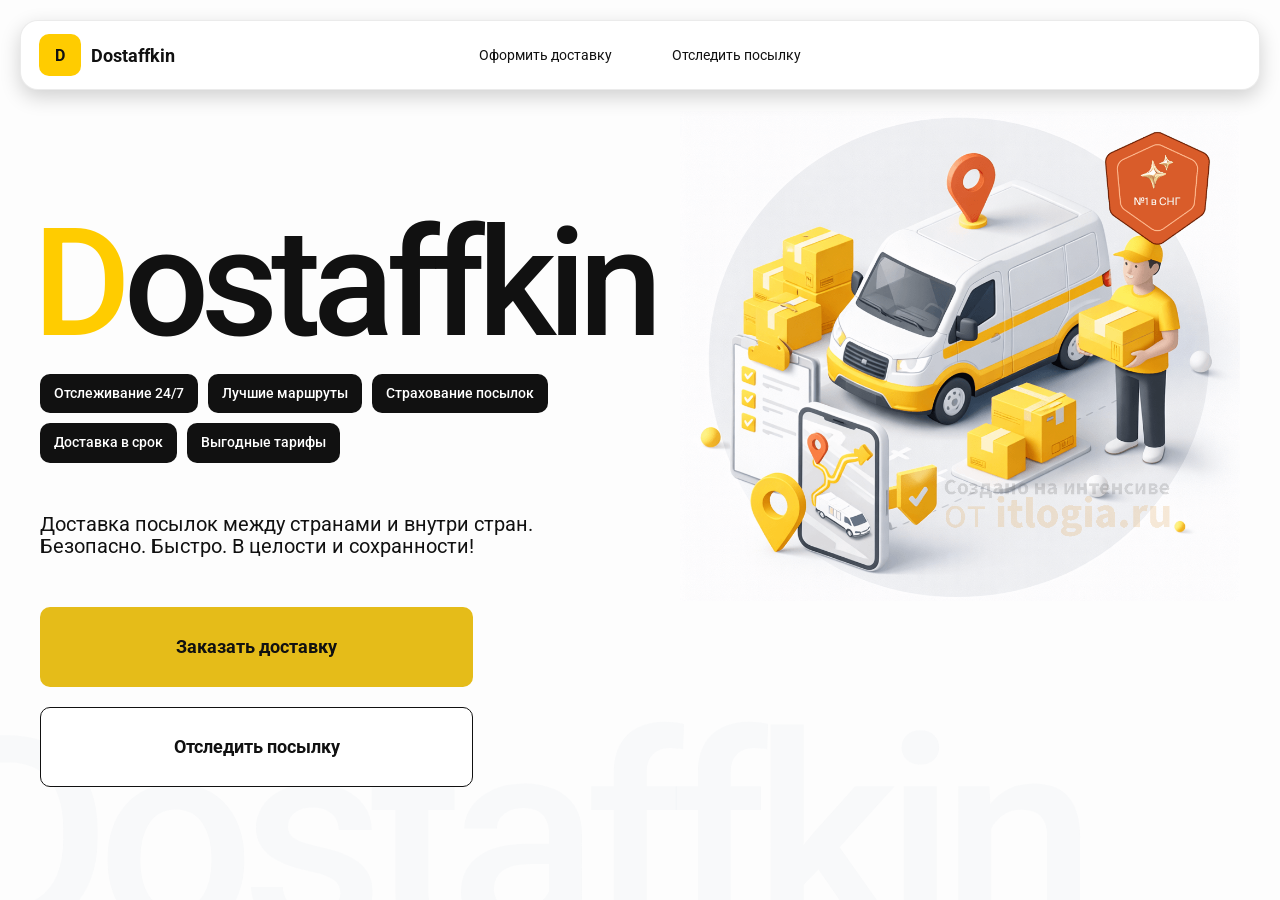
<file: index.html>
<!doctype html>
<html lang="ru">

<head>
    <meta charset="utf-8" />
    <meta name="viewport" content="width=device-width,initial-scale=1,maximum-scale=1,user-scalable=0" />
    <title>Dostaffkin — Доставка посылок между странами и внутри стран. Безопасно. Быстро. В целости и сохранности!
    </title>
    <link rel="stylesheet" href="styles/base.css" />
    <link rel="stylesheet" href="styles/base_adaptive.css" />
    <link rel="stylesheet" href="styles/index.css" />
    <link rel="stylesheet" href="styles/index_adaptive.css" />
</head>

<body>
    <div class="container">
        <header class="header">
            <a class="header-brand" href="#">
                <div class="header-logo">D</div>
                <div class="header-title">Dostaffkin</div>
            </a>
            <nav class="header-menu">
                <a class="header-link" href="./order.html">Оформить <span>доставку</span></a>
                <a class="header-link" href="./track.html">Отследить <span>посылку</span></a>
            </nav>
        </header>
        <main class="main">
            <section class="main-info">
                <div class="main-title">
                    <span>D</span>ostaffkin
                </div>
                <div class="main-features">
                    <div class="main-feature">Отслеживание 24/7</div>
                    <div class="main-feature">Лучшие маршруты</div>
                    <div class="main-feature">Страхование посылок</div>
                    <div class="main-feature">Доставка в срок</div>
                    <div class="main-feature">Выгодные тарифы</div>
                </div>
                <div class="main-description">
                    Доставка посылок между странами и внутри стран.
                    Безопасно. Быстро. В целости и сохранности!
                </div>
                <div class="main-actions">
                    <a class="button" type="button" href="./order.html">Заказать доставку</a>
                    <a class="button button-white" type="button" href="./track.html">Отследить посылку</a>
                </div>
            </section>
            <div class="main-title-ghost">Dostaffkin</div>
            <section class="main-image">
                <img src="images/main-image.png" alt="Main image" />
            </section>
        </main>
    </div>

</body>

</html>
</file>
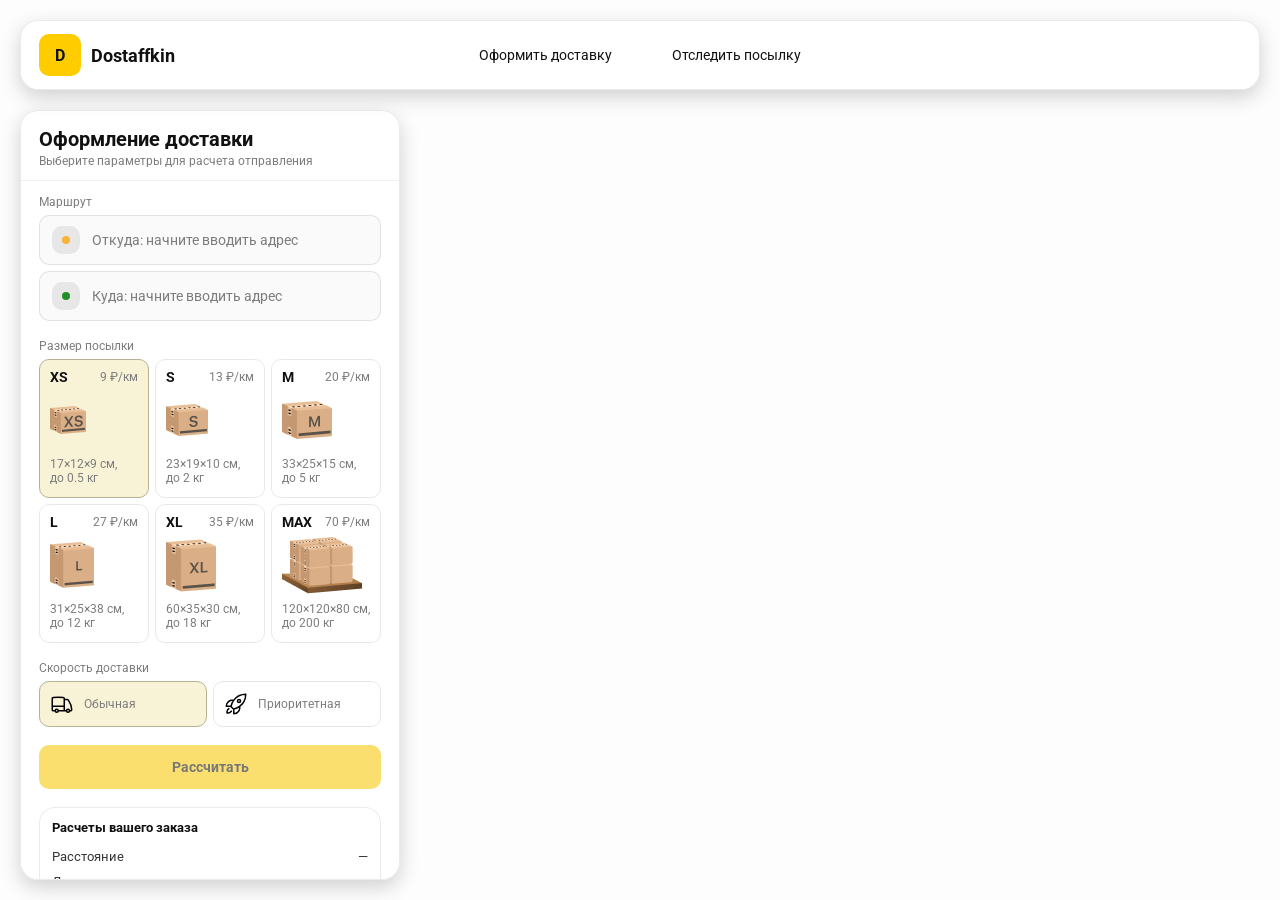
<file: order.html>
<!doctype html>
<html lang="ru">

<head>
    <meta charset="utf-8" />
    <meta name="viewport" content="width=device-width,initial-scale=1,maximum-scale=1,user-scalable=0" />
    <title>Оформление доставки</title>

    <link rel="stylesheet" href="styles/base.css" />
    <link rel="stylesheet" href="styles/base_adaptive.css" />

    <link rel="stylesheet" href="styles/order.css" />
    <link rel="stylesheet" href="styles/order_adaptive.css" />

    <script src="https://api-maps.yandex.ru/2.1/?lang=ru_RU&apikey=1f6153f0-fc52-47e6-9ed2-74d171dd22b8&suggest_apikey=4bdbcc8c-3365-4ada-a9ad-7ff1183a1400" type="text/javascript"></script>
</head>

<body>
    <div id="map"></div>

    <header class="header">
        <a class="header-brand" href="./index.html">
            <div class="header-logo">D</div>
            <div class="header-title">Dostaffkin</div>
        </a>
        <nav class="header-menu">
            <a class="header-link" href="./order.html">Оформить <span>доставку</span></a>
            <a class="header-link" href="./track.html">Отследить <span>посылку</span></a>
        </nav>
    </header>

    <aside class="main" id="sidebar">
        <div class="main-header">
            <div class="main-title">Оформление доставки</div>
            <div class="main-text">Выберите параметры для расчета отправления</div>
        </div>
        <div class="main-content">
            <div class="main-route">
                <div class="main-block-title">Маршрут</div>
                <div class="main-fields">
                    <div class="main-field" id="fromField">
                        <div class="main-pin"></div>
                        <input id="from" placeholder="Откуда: начните вводить адрес" autocomplete="off" />
                        <div class="main-ac" id="fromAc" role="listbox" aria-label="Подсказки адресов"></div>
                    </div>

                    <div class="main-field" id="toField">
                        <div class="main-pin"></div>
                        <input id="to" placeholder="Куда: начните вводить адрес" autocomplete="off" />
                        <div class="main-ac" id="toAc" role="listbox" aria-label="Подсказки адресов"></div>
                    </div>
                </div>
            </div>
            <div class="main-package">
                <div class="main-block-title">Размер посылки</div>

                <div class="main-sizes">
                    <div class="main-size-card is-active" data-value="xs">
                        <div class="main-size-top">
                            <div class="main-size-label">XS</div>
                            <div class="main-size-rate">9 ₽/км</div>
                        </div>
                        <div class="main-size-media">
                            <img src="images/sizes/xs.png" alt="Короб XS" />
                        </div>
                        <div class="main-size-description">17×12×9 см,<br>до 0.5 кг</div>
                    </div>

                    <div class="main-size-card" data-value="s">
                        <div class="main-size-top">
                            <div class="main-size-label">S</div>
                            <div class="main-size-rate">13 ₽/км</div>
                        </div>
                        <div class="main-size-media">
                            <img src="images/sizes/s.png" alt="Короб S" />
                        </div>
                        <div class="main-size-description">23×19×10 см,<br>до 2 кг</div>
                    </div>

                    <div class="main-size-card" data-value="m">
                        <div class="main-size-top">
                            <div class="main-size-label">M</div>
                            <div class="main-size-rate">20 ₽/км</div>
                        </div>
                        <div class="main-size-media">
                            <img src="images/sizes/m.png" alt="Короб M" />
                        </div>
                        <div class="main-size-description">33×25×15 см,<br>до 5 кг</div>
                    </div>

                    <div class="main-size-card" data-value="l">
                        <div class="main-size-top">
                            <div class="main-size-label">L</div>
                            <div class="main-size-rate">27 ₽/км</div>
                        </div>
                        <div class="main-size-media">
                            <img src="images/sizes/l.png" alt="Короб L" />
                        </div>
                        <div class="main-size-description">31×25×38 см,<br>до 12 кг</div>
                    </div>

                    <div class="main-size-card" data-value="xl">
                        <div class="main-size-top">
                            <div class="main-size-label">XL</div>
                            <div class="main-size-rate">35 ₽/км</div>
                        </div>
                        <div class="main-size-media">
                            <img src="images/sizes/xl.png" alt="Короб XL" />
                        </div>
                        <div class="main-size-description">60×35×30 см,<br>до 18 кг</div>
                    </div>

                    <div class="main-size-card" data-value="max">
                        <div class="main-size-top">
                            <div class="main-size-label">MAX</div>
                            <div class="main-size-rate">70 ₽/км</div>
                        </div>
                        <div class="main-size-media main-size-media-palleta">
                            <img src="images/sizes/max.png" alt="Паллета" />
                        </div>
                        <div class="main-size-description">120×120×80 см,<br>до 200 кг</div>
                    </div>
                </div>
            </div>
            <div class="main-speed">
                <div class="main-block-title">Скорость доставки</div>

                <div class="main-speeds">
                    <div class="main-speed-card is-active" data-value="regular">
                        <img class="main-speed-media" src="images/icons/regular.svg" alt="Regular" />
                        <div class="main-speed-description">Обычная</div>
                    </div>
                    <div class="main-speed-card" data-value="fast">
                        <img class="main-speed-media" src="images/icons/fast.svg" alt="Fast" />
                        <div class="main-speed-description">Приоритетная</div>
                    </div>

                </div>
            </div>
            <div class="main-calculate-block">
                <button id="calc" class="button calculate-button" type="button" disabled>Рассчитать</button>
            </div>
            <div class="main-result" id="result">
                <div class="main-result-title">Расчеты вашего заказа</div>
                <div class="main-result-lines">
                    <div class="main-result-line"><span>Расстояние</span><span id="distanceValue">—</span></div>
                    <div class="main-result-line"><span>Доставим через</span><span id="durationValue">—</span></div>
                    <div class="main-result-line"><span>Тариф</span><span id="rateValue">—</span></div>
                </div>
                <div class="main-price">
                    <div class="main-price-label">Итого</div>
                    <div class="main-price-value" id="totalValue">—</div>
                </div>
            </div>
            <div class="main-order-box">
                <div class="main-order-form" id="orderForm">
                    <div class="main-order-title">Оформление доставки</div>
                    <div class="main-block-info-row">
                        <div class="main-block-title">Контакты</div>
                        <div class="order-fields">
                            <div class="main-field">
                                <input id="customerName" placeholder="Ваше имя" autocomplete="off" />
                            </div>
                            <div class="main-field">
                                <input id="customerPhone" placeholder="Ваш телефон" autocomplete="off"
                                    inputmode="tel" />
                            </div>
                        </div>
                    </div>
                    <div class="main-block-info-row extra-info">
                        <div class="main-block-title">Дополнительная информация</div>
                        <div class="main-field textarea">
                            <textarea id="comment" placeholder="Детали доставки и комментарии"></textarea>
                        </div>
                    </div>
                    <button id="submit" class="button main-submit-request" type="button" disabled>Отправить
                        заявку
                    </button>
                </div>

                <div class="main-order-success" id="orderSuccess">
                    <div class="main-success-icon">✓</div>
                    <div class="main-success-title">Заявка отправлена!</div>
                    <div class="main-success-title">Номер отправления – <span id="orderId"></span></div>
                    <div class="main-success-subtitle">Мы скоро свяжемся с вами</div>
                </div>
            </div>
        </div>
    </aside>
    <script src="scripts/order.js"></script>
</body>

</html>
</file>
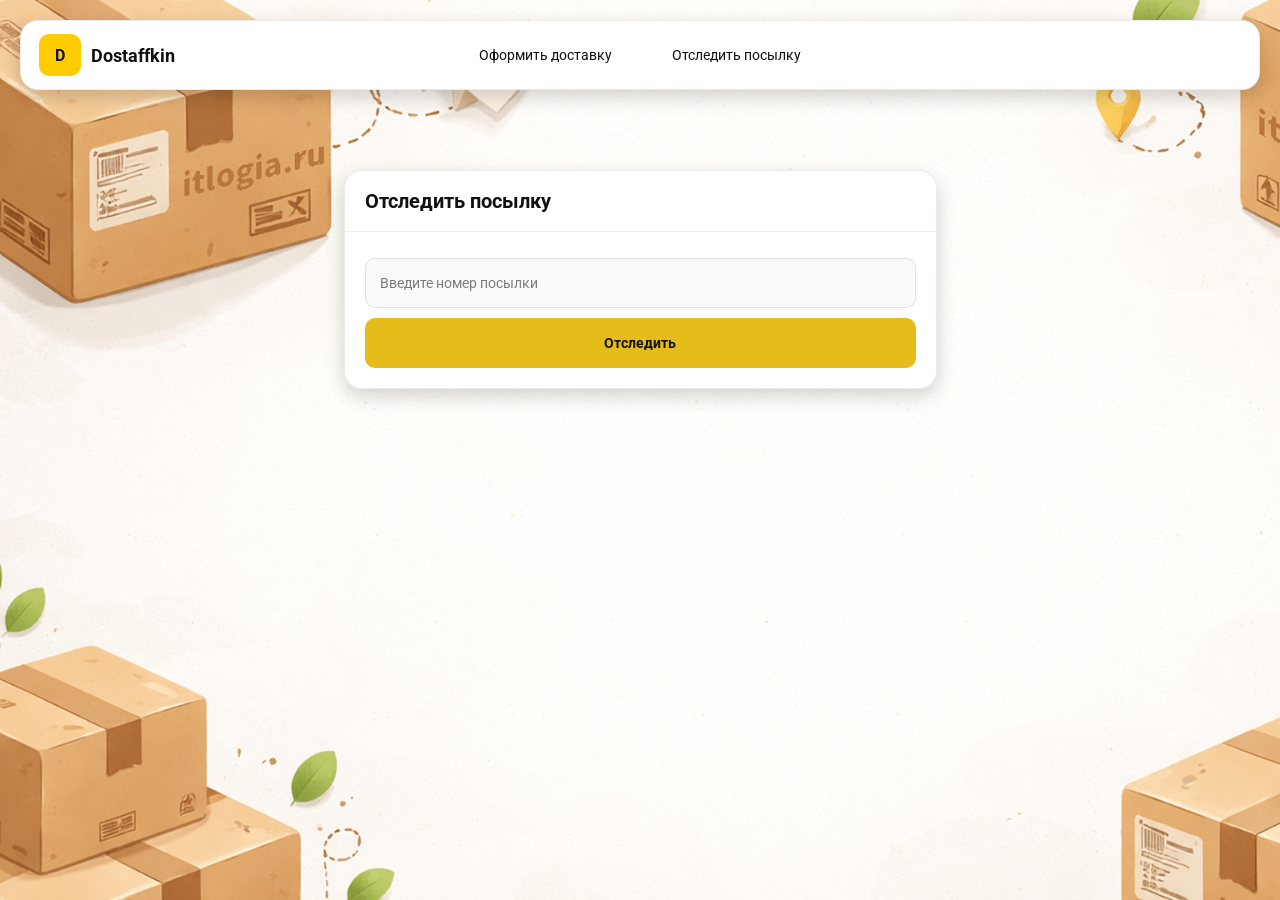
<file: track.html>
<!doctype html>
<html lang="ru">

<head>
    <meta charset="utf-8" />
    <meta name="viewport" content="width=device-width,initial-scale=1,maximum-scale=1,user-scalable=0" />
    <title>Отследить посылку</title>
    <link rel="stylesheet" href="styles/base.css" />
    <link rel="stylesheet" href="styles/base_adaptive.css" />

    <link rel="stylesheet" href="styles/track.css" />
    <link rel="stylesheet" href="styles/track_adaptive.css" />
</head>

<body>
    <div class="container">
        <header class="header">
            <a class="header-brand" href="./index.html">
                <div class="header-logo">D</div>
                <div class="header-title">Dostaffkin</div>
            </a>
            <nav class="header-menu">
                <a class="header-link" href="./order.html">Оформить <span>доставку</span></a>
                <a class="header-link" href="./track.html">Отследить <span>посылку</span></a>
            </nav>
        </header>
        <main class="track-content">
            <section class="track-card track-search">
                <div class="track-title">Отследить посылку</div>
                <div class="track-action">
                    <div class="main-field track-field">
                        <input id="trackNumber" placeholder="Введите номер посылки" autocomplete="off" />
                    </div>
                    <button id="trackButton" class="button track-button" type="button">Отследить</button>
                </div>
            </section>
            <section class="track-card track-result" id="trackResult">
                <div class="track-result-header">
                    <div class="track-id" id="trackIdValue"></div>
                    <div class="track-routes">
                        <div class="track-route">
                            <div class="track-route-pin">
                                <svg xmlns="http://www.w3.org/2000/svg" fill="none" viewBox="0 0 24 24"
                                    stroke-width="1.5" stroke="orange" class="size-6">
                                    <path stroke-linecap="round" stroke-linejoin="round"
                                        d="M15 10.5a3 3 0 1 1-6 0 3 3 0 0 1 6 0Z" />
                                    <path stroke-linecap="round" stroke-linejoin="round"
                                        d="M19.5 10.5c0 7.142-7.5 11.25-7.5 11.25S4.5 17.642 4.5 10.5a7.5 7.5 0 1 1 15 0Z" />
                                </svg>
                            </div>
                            <div class="track-route-address" id="trackFromValue">
                                Откуда: Москва, улица Арбат, 1
                            </div>
                        </div>
                        <div class="track-route track-route-arrow">
                            <svg xmlns="http://www.w3.org/2000/svg" fill="none" viewBox="0 0 24 24" stroke-width="1.5"
                                stroke="currentColor" class="size-6">
                                <path stroke-linecap="round" stroke-linejoin="round"
                                    d="M19.5 13.5 12 21m0 0-7.5-7.5M12 21V3" />
                            </svg>
                        </div>
                        <div class="track-route">
                            <div class="track-route-pin">
                                <svg xmlns="http://www.w3.org/2000/svg" fill="none" viewBox="0 0 24 24"
                                    stroke-width="1.5" stroke="green" class="size-6">
                                    <path stroke-linecap="round" stroke-linejoin="round"
                                        d="M15 10.5a3 3 0 1 1-6 0 3 3 0 0 1 6 0Z" />
                                    <path stroke-linecap="round" stroke-linejoin="round"
                                        d="M19.5 10.5c0 7.142-7.5 11.25-7.5 11.25S4.5 17.642 4.5 10.5a7.5 7.5 0 1 1 15 0Z" />
                                </svg>
                            </div>
                            <div class="track-route-address" id="trackToValue">
                                Куда: Минск, проспект Независимости, 58
                            </div>
                        </div>
                    </div>
                </div>
                <div class="track-info">
                    <div class="track-status-title">Статус данной посылки:</div>
                    <div class="track-status-list" id="trackStatusList">                
                    </div>
                </div>
            </section>
        </main>

    </div>

    <script src="scripts/track.js"></script>
</body>

</html>
</file>
<file: styles/base.css>
*, *::before, *::after {
    box-sizing: border-box;
}

@font-face {
    font-family: "Roboto";
    src: url("../fonts/Roboto-Regular.ttf");
    font-weight: normal;
}

@font-face {
    font-family: "Roboto";
    src: url("../fonts/Roboto-Bold.ttf");
    font-weight: bold;
}

@font-face {
    font-family: "Roboto";
    src: url("../fonts/Roboto-Medium.ttf");
    font-weight: 500;
}

html, body {
    margin: 0;
    color: #111111;
    font-family: "Roboto", sans-serif;
}

body {
    background: #FDFDFD;
}

.header {
    border-radius: 18px;
    box-shadow: 0 7px 20px 0 #0000002E;
    backdrop-filter: blur(10px);
    background: #ffffff;
    left: 20px;
    border: 1px solid rgba(0, 0, 0, 0.08);
    position: fixed;
    right: 20px;
    top: 20px;
    padding: 14px 18px;
    height: 70px;
    display: flex;
    align-items: center;
    z-index: 6;
}

.header-brand {
    display: flex;
    align-items: center;
    text-decoration: none;
    gap: 10px;
}

.header-logo {
    width: 42px;
    height: 42px;
    border-radius: 10px;
    background: #FFCC00;
    display: grid;
    place-items: center;
    font-weight: bold;
    color: #111;
}

.header-title {
    font-size: 18px;
    font-weight: bold;
    color: #111111;
    text-decoration: none;
}

.header-menu {
    display: flex;
    align-items: center;
    gap: 60px;
    margin: 0;
    position: absolute;
    left: 50%;
    transform: translateX(-50%);
}

.header-link {
    font-size: 14px;
    color: #111111;
    text-decoration: none;
}

.button {
    border: 0;
    outline: none;
    height: 44px;
    border-radius: 10px;
    font-size: 14px;
    font-weight: bold;
    cursor: pointer;
    font-family: inherit;
    transition: transform .08s ease, opacity .12s ease;
    background: #E5BC19;
    color: #111111;
    text-align: center;
    text-decoration: none;
}

.button:hover {
    background-color: #E5BC19;
}

.button:disabled {
    cursor: not-allowed;
    background-color: #FADE6E;
    color: #787878;
    transform: none;
}

.button.button-white {
    background: #ffffff;
    border: 1px solid #111111;
}

.button.button-white:hover {
    background: rgb(241 241 241);
}

.main-field {
    display: flex;
    align-items: center;
    margin-top: 6px;
    gap: 10px;
    border: 1px solid #1111111A;
    background: #FAFAFA;
    border-radius: 10px;
    padding: 10px 12px;
    position: relative;
    box-sizing: border-box;
    height: 50px;
}

.main-field.textarea {
    height: auto;
}

.main-pin {
    width: 28px;
    height: 28px;
    border-radius: 10px;
    background: rgba(17, 17, 17, 0.08);
    display: grid;
    place-items: center;
    flex: 0 0 auto;
    position: relative;
}

.main-pin::before {
    content: "";
    width: 8px;
    height: 8px;
    border-radius: 999px;
    background: orange;
    opacity: .75;
    display: block;
}

.main-field:last-child .main-pin::before {
    background: green;
    opacity: .85;
}

input, textarea {
    width: 100%;
    border: 0;
    outline: none;
    background: transparent;
    font-size: 14px;
    color: #111111;
    font-family: inherit;
}

textarea {
    resize: vertical;
    min-height: 72px;
    padding: 2px 0;
}

input::placeholder, textarea::placeholder {
    color: #7C7C7C;
}

.main-field:focus-within {
    border-color: rgba(0, 0, 0, 0.20);
    box-shadow: 0 0 0 4px rgba(255, 204, 0, 0.35);
    background: rgba(255, 255, 255, 0.75);
}
</file>
<file: styles/base_adaptive.css>
@media (max-width: 767px) {
    .header {
        left: 10px;
        right: 10px;
        top: 10px;
    }

    .header-link span {
        display: none;
    }

    .header-menu {
        gap: 20px;
        justify-content: flex-start;
        margin: 0 0 0 30px;
        position: static;
        transform: none;
    }
}

@media (max-width: 420px) {
    .header-title {
        display: none;
    }
}

@media (max-width: 374px) {
    .header-menu {
        gap: 10px;
        margin: 0 0 0 10px;
    }
}
</file>
<file: styles/index.css>
.container {
    overflow: hidden;
    min-height: 100vh;
}

.main {
    padding: 111px 40px 40px;
    position: relative;
    display: flex;
}

.main-info {
    max-width: 840px;
    width: 100%;
    position: relative;
}

.main-title {
    margin-top: 98px;
    font-weight: 500;
    font-size: 200px;
    line-height: 1;
    letter-spacing: -0.05em;
    color: #111111;
    left: -15px;
    position: relative;
}

.main-title span {
    color: #ffcc00;
}

.main-features {
    margin-top: 15px;
    display: flex;
    flex-wrap: wrap;
    gap: 10px;
}

.main-feature {
    background: #111111;
    color: #ffffff;
    padding: 12px 14px;
    font-weight: 500;
    font-size: 14px;
    line-height: 1.1;
    border-radius: 10px;
}

.main-description {
    margin-top: 50px;
    max-width: 500px;
    font-size: 20px;
    line-height: 1.1;
    color: #111111;
}

.main-actions {
    margin-top: 50px;
    display: flex;
    flex-direction: column;
    gap: 20px;
}

.main-actions .button {
    height: 80px;
    width: 433px;
    font-size: 18px;
    font-weight: bold;
    place-items: center;
    display: grid;
}

.main-title-ghost {
    position: absolute;
    z-index: -1;
    left: -70px;
    bottom: -150px;
    font-weight: 500;
    font-size: 278px;
    line-height: 1;
    letter-spacing: -0.05em;
    color: #ECEDF04D;
}

.main-image {
    width: 1024px;
    top: 100px;
    z-index: -2;
}

.main-image img {
    width: 100%;
    max-width: 1024px;
    height: auto;
    display: block;
}
</file>
<file: styles/index_adaptive.css>
@media (max-width: 1760px) {
    .main-title {
        font-size: 150px;
        left: -7px;
    }

    .main-info {
        max-width: 640px;
    }
}

@media (max-width: 1200px) {
    .main-info {
        max-width: 540px;
    }

    .main {
        padding: 111px 20px 20px;
    }

    .main-title {
        font-size: 120px;
        left: -4px;
    }

    .main-title-ghost {
        font-size: 220px;
    }
}

@media (max-width: 1024px) {
    .main-title {
        margin-top: 30px;
    }

    .main {
        flex-direction: column-reverse;
    }

    .main-image {
        max-width: 350px;
        position: absolute;
        left: 370px;
        top: 370px;
    }

    .main-info {
        max-width: 100%;
    }

    .main-actions {
        gap: 10px;
    }

    .main-actions .button {
        height: 50px;
        font-size: 14px;
        width: auto;
        max-width: 300px;
    }

    .main-description {
        max-width: 350px;
    }
}

@media (max-width: 570px) {
    .main-title {
        font-size: 88px;
    }

    .main-description {
        max-width: 100%
    }

    .main-actions {
       width: 100%;
    }

    .main-actions .button {
        width: 100%;
        max-width: 100%
    }

    .main-image {
        max-width: 650px;
        position: absolute;
        left: 170px;
        top: 70px;
        opacity: 0.2;
    }
}

@media (max-width: 400px) {
    .main-title {
        font-size: 70px;
    }
}
</file>
<file: styles/order.css>
#map {
    position: fixed;
    inset: 0;
}

.main {
    border-radius: 18px;
    box-shadow: 0 7px 20px 0 #0000002E;
    backdrop-filter: blur(10px);
    background: rgba(255, 255, 255, 0.96);
    left: 20px;
    border: 1px solid rgba(0, 0, 0, 0.08);
    position: fixed;
    top: 110px;
    bottom: 20px;
    width: 380px;
    display: flex;
    flex-direction: column;
    overflow: hidden;
    z-index: 5;
}

.main-header {
    padding: 18px 18px 12px 18px;
    border-bottom: 1px solid rgba(0, 0, 0, 0.06);
    display: flex;
    flex-direction: column;
}

.main-title {
    font-size: 20px;
    line-height: 100%;
    font-weight: bold;
}

.main-text {
    font-size: 12px;
    margin-top: 5px;
    color: #7C7C7C;
}

.main-content {
    padding: 14px 18px 18px 18px;
    overflow: auto;
    scrollbar-width: none;
    display: flex;
    flex-direction: column;
    gap: 18px;
    flex: 1;
}

.main-block-title {
    font-size: 12px;
    color: #7C7C7C;
}

.main-route .main-block-title,
.main-package .main-block-title {
    margin-bottom: 6px;
}

.main-sizes {
    display: grid;
    gap: 6px;
    grid-template-columns: repeat(3, 1fr);
}

.main-size-card {
    border: 1px solid #E8E8E7;
    background: #FFFFFF;
    border-radius: 10px;
    padding: 10px;
    cursor: pointer;
    user-select: none;
    transition: transform .08s ease, border-color .12s ease, background .12s ease;
    min-height: 139px;
}

.main-size-card:hover {
    transform: translateY(-1px);
}

.main-size-card.is-active {
    background-color: #F8F2D6;
    border-color: #B7B196;
}

.main-size-top {
    display: flex;
    align-items: center;
    justify-content: space-between;
}

.main-size-label {
    font-weight: bold;
    font-size: 14px;
    color: #111111;
    line-height: 100%;
}

.main-size-rate {
    font-size: 12px;
    color: #7C7C7C;
    line-height: 100%;
}

.main-size-media {
    margin-top: 8px;
    height: 57px;
}

.main-size-description {
    margin-top: 8px;
    font-size: 12px;
    color: #7C7C7C;
    line-height: 1.2;
}

.calculate-button {
    width: 100%;
}

.main-result {
    border: 1px solid rgba(0, 0, 0, 0.08);
    background: rgba(255, 255, 255, 0.75);
    border-radius: 16px;
    padding: 12px;
    line-height: 1.25;
}

.main-result-title {
    font-weight: bold;
    font-size: 13px;
    color: #111111;
    margin-bottom: 13px;
}

.main-result-lines {
    gap: 8px;
    display: flex;
    flex-direction: column;
}

.main-result-line {
    font-size: 13px;
    color: rgba(17, 17, 17, 0.85);
    display: flex;
    justify-content: space-between;
}

.main-price {
    margin-top: 18px;
    padding-top: 10px;
    border-top: 1px dashed rgba(0, 0, 0, 0.12);
    display: flex;
    align-items: baseline;
    justify-content: space-between;
}

.main-price-label {
    font-size: 12px;
    color: rgba(17, 17, 17, 0.55);
}

.main-price-value {
    font-size: 20px;
    font-weight: bold;
    color: #111111;
    letter-spacing: -0.3px;
}

.main-order-box {
    background: #ffffff;
    border: 1px solid #E8E8E7;
    border-radius: 10px;
    padding: 12px;
}

.main-order-title {
    margin-bottom: 8px;
    font-weight: bold;
    font-size: 14px;
    color: #111111;
}

.main-block-info {
    display: flex;
    flex-direction: column;
    gap: 6px;
}

.order-fields {
    display: grid;
    grid-template-columns: 1fr 1fr;
    column-gap: 10px;
    margin-top: 6px;
}

.main-block-info-row.extra-info {
    display: block;
    margin-top: 13px;
}

.main-submit-request {
    width: 100%;
    margin-top: 6px;
}

.main-order-success {
    display: none;
    text-align: center;
    padding: 22px 12px;
    gap: 12px;
}

.main-order-success.is-visible {
    display: flex;
    flex-direction: column;
    align-items: center;
}

.main-success-icon {
    width: 56px;
    height: 56px;
    border-radius: 50%;
    background: #16a34a;
    color: #ffffff;
    display: grid;
    place-items: center;
    font-size: 30px;
}

.main-success-title {
    font-size: 14px;
    font-weight: bold;
    color: #111111;
}

.main-success-subtitle {
    font-size: 12px;
    color: rgba(17, 17, 17, 0.55);
    line-height: 1.3;
}

.main-speed .main-block-title {
    margin-bottom: 6px;
}

.main-speeds {
    display: grid;
    gap: 6px;
    grid-template-columns: repeat(2, 1fr);
}

.main-speed-card {
    border: 1px solid #E8E8E7;
    background: #FFFFFF;
    border-radius: 10px;
    padding: 10px;
    cursor: pointer;
    user-select: none;
    transition: transform .08s ease, border-color .12s ease, background .12s ease;
    display: flex;
    align-items: center;
    gap: 10px;
}

.main-speed-card:hover {
    transform: translateY(-1px);
}

.main-speed-card.is-active {
    background-color: #F8F2D6;
    border-color: #B7B196;
}

.main-speed-description {
    font-size: 12px;
    color: #7C7C7C;
    line-height: 1.2;
}
</file>
<file: styles/order_adaptive.css>
@media (max-width: 767px) {
    .main {
        left: 10px;
        right: 10px;
        top: 50%;
        bottom: 12px;
        width: auto;
        max-width: none;
    }
}

@media (max-width: 420px) {
    .main-sizes {
        grid-template-columns: repeat(2, 1fr);
    }
}
</file>
<file: styles/track.css>
.container {
    background: #F4F4F4 url("../images/track-bg.png");
    background-size: cover;
    min-height: 100vh;
    padding: 170px 0 50px 0;
}

.track-content {
    width: 593px;
    margin: 0 auto;
}

.track-card {
    width: 100%;
    border-radius: 18px;
    box-shadow: 0 7px 20px 0 #0000002E;
    backdrop-filter: blur(10px);
    background: rgba(255, 255, 255, 0.96);
    border: 1px solid rgba(0, 0, 0, 0.08);
}

.track-title {
    font-size: 20px;
    line-height: 100%;
    font-weight: bold;
    border-bottom: 1px solid #EEEEEE;
    padding: 20px;
}

.track-action {
    padding: 20px;
}

.track-button {
    width: 100%;
    height: 50px;
}

.track-field {
    margin-bottom: 10px;
}

.track-result {
    margin-top: 5px;
    display: none;
}

.track-result.is-visible {
    display: block;
}

.track-result-header {
    font-weight: bold;
    font-size: 14px;
    color: #111111;
    padding: 20px;
    border-bottom: 1px solid #EEEEEE;
}

.track-id {
    margin-bottom: 12px;
    font-size: 20px;
}

.track-routes {
    display: flex;
    flex-direction: column;
    gap: 10px;
    font-weight: normal;
}

.track-route {
    display: flex;
    align-items: center;
    gap: 10px;
}

.track-route-pin {
    width: 24px;
    height: 24px;
    flex-shrink: 0;
}

.track-route-arrow {
    padding: 15px 0;
    width: 24px;
    height: 24px;
}

.track-info {
    padding: 20px;
}

.track-status {
    display: flex;
    align-items: center;
    font-size: 12px;
    gap: 10px;
}

.track-status-title {
    font-size: 14px;
    color: #111111;
    margin-bottom: 20px;
}

.track-status-list {
    display: flex;
    flex-direction: column;
    gap: 15px;
}

.track-status-icon {
    width: 40px;
    height: 40px;
    border-radius: 50%;
    background: rgba(17, 17, 17, 0.08);
    display: grid;
    place-items: center;
    flex: 0 0 auto;
}

.track-status.created .track-status-icon {
    background-color: #F1CB00;
}

.track-status.in-way .track-status-icon {
    background-color: #F08A11;
}

.track-status.ready .track-status-icon {
    background-color: #A35D0A;
}

.track-status.done .track-status-icon {
    background-color: #37C93B;
}

.track-status-text {
    display: flex;
    align-items: center;
    justify-content: space-between;
    color: #111111;
    font-size: 12px;
    flex: 1;
}

.track-status-date {
    color: rgba(17, 17, 17, 0.55);
}
</file>
<file: styles/track_adaptive.css>
@media (max-width: 767px) {
    .container {
        padding: 130px 0 50px 0;
    }

    .track-content {
        width: 100%;
        padding-left: 10px;
        padding-right: 10px;
    }

    .track-result-header {
        padding: 20px;
    }
}
</file>
